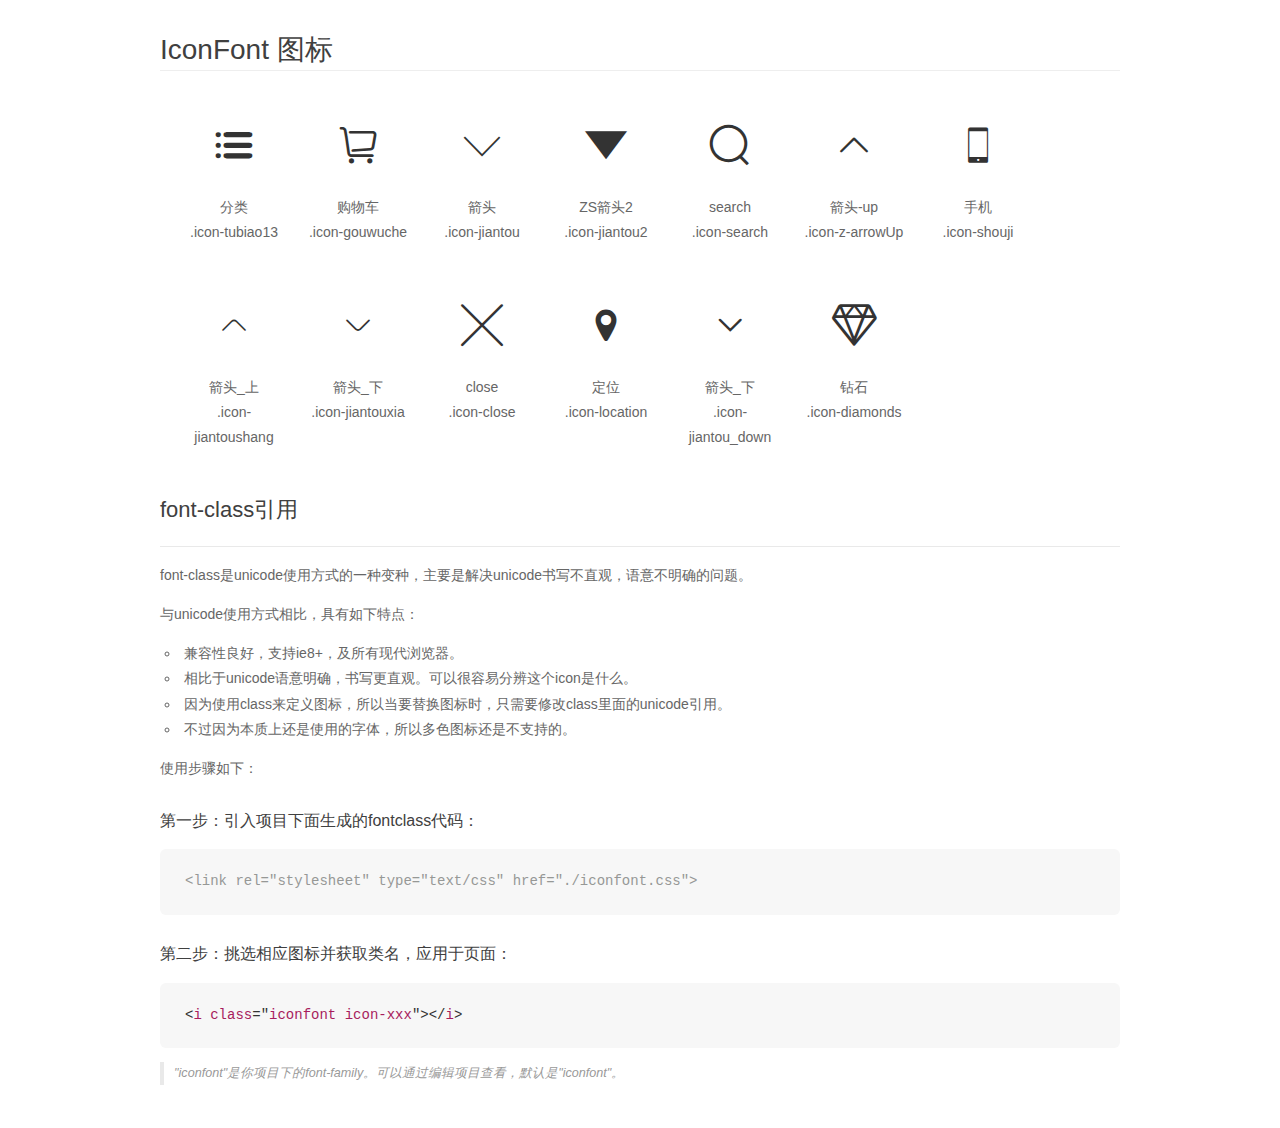
<file: iconfont/demo_fontclass.html>
<!DOCTYPE html>
<html>
<head>
    <meta charset="utf-8"/>
    <title>IconFont</title>
    <link rel="stylesheet" href="demo.css">
    <link rel="stylesheet" href="iconfont.css">
</head>
<body>
    <div class="main markdown">
        <h1>IconFont 图标</h1>
        <ul class="icon_lists clear">
            
                <li>
                <i class="icon iconfont icon-tubiao13"></i>
                    <div class="name">分类</div>
                    <div class="fontclass">.icon-tubiao13</div>
                </li>
            
                <li>
                <i class="icon iconfont icon-gouwuche"></i>
                    <div class="name">购物车</div>
                    <div class="fontclass">.icon-gouwuche</div>
                </li>
            
                <li>
                <i class="icon iconfont icon-jiantou"></i>
                    <div class="name">箭头</div>
                    <div class="fontclass">.icon-jiantou</div>
                </li>
            
                <li>
                <i class="icon iconfont icon-jiantou2"></i>
                    <div class="name">ZS箭头2</div>
                    <div class="fontclass">.icon-jiantou2</div>
                </li>
            
                <li>
                <i class="icon iconfont icon-search"></i>
                    <div class="name">search</div>
                    <div class="fontclass">.icon-search</div>
                </li>
            
                <li>
                <i class="icon iconfont icon-z-arrowUp"></i>
                    <div class="name">箭头-up</div>
                    <div class="fontclass">.icon-z-arrowUp</div>
                </li>
            
                <li>
                <i class="icon iconfont icon-shouji"></i>
                    <div class="name">手机</div>
                    <div class="fontclass">.icon-shouji</div>
                </li>
            
                <li>
                <i class="icon iconfont icon-jiantoushang"></i>
                    <div class="name">箭头_上</div>
                    <div class="fontclass">.icon-jiantoushang</div>
                </li>
            
                <li>
                <i class="icon iconfont icon-jiantouxia"></i>
                    <div class="name">箭头_下</div>
                    <div class="fontclass">.icon-jiantouxia</div>
                </li>
            
                <li>
                <i class="icon iconfont icon-close"></i>
                    <div class="name">close</div>
                    <div class="fontclass">.icon-close</div>
                </li>
            
                <li>
                <i class="icon iconfont icon-location"></i>
                    <div class="name">定位</div>
                    <div class="fontclass">.icon-location</div>
                </li>
            
                <li>
                <i class="icon iconfont icon-jiantou_down"></i>
                    <div class="name">箭头_下</div>
                    <div class="fontclass">.icon-jiantou_down</div>
                </li>
            
                <li>
                <i class="icon iconfont icon-diamonds"></i>
                    <div class="name">钻石</div>
                    <div class="fontclass">.icon-diamonds</div>
                </li>
            
        </ul>

        <h2 id="font-class-">font-class引用</h2>
        <hr>

        <p>font-class是unicode使用方式的一种变种，主要是解决unicode书写不直观，语意不明确的问题。</p>
        <p>与unicode使用方式相比，具有如下特点：</p>
        <ul>
        <li>兼容性良好，支持ie8+，及所有现代浏览器。</li>
        <li>相比于unicode语意明确，书写更直观。可以很容易分辨这个icon是什么。</li>
        <li>因为使用class来定义图标，所以当要替换图标时，只需要修改class里面的unicode引用。</li>
        <li>不过因为本质上还是使用的字体，所以多色图标还是不支持的。</li>
        </ul>
        <p>使用步骤如下：</p>
        <h3 id="-fontclass-">第一步：引入项目下面生成的fontclass代码：</h3>


        <pre><code class="lang-js hljs javascript"><span class="hljs-comment">&lt;link rel="stylesheet" type="text/css" href="./iconfont.css"&gt;</span></code></pre>
        <h3 id="-">第二步：挑选相应图标并获取类名，应用于页面：</h3>
        <pre><code class="lang-css hljs">&lt;<span class="hljs-selector-tag">i</span> <span class="hljs-selector-tag">class</span>="<span class="hljs-selector-tag">iconfont</span> <span class="hljs-selector-tag">icon-xxx</span>"&gt;&lt;/<span class="hljs-selector-tag">i</span>&gt;</code></pre>
        <blockquote>
        <p>"iconfont"是你项目下的font-family。可以通过编辑项目查看，默认是"iconfont"。</p>
        </blockquote>
    </div>
</body>
</html>
</file>
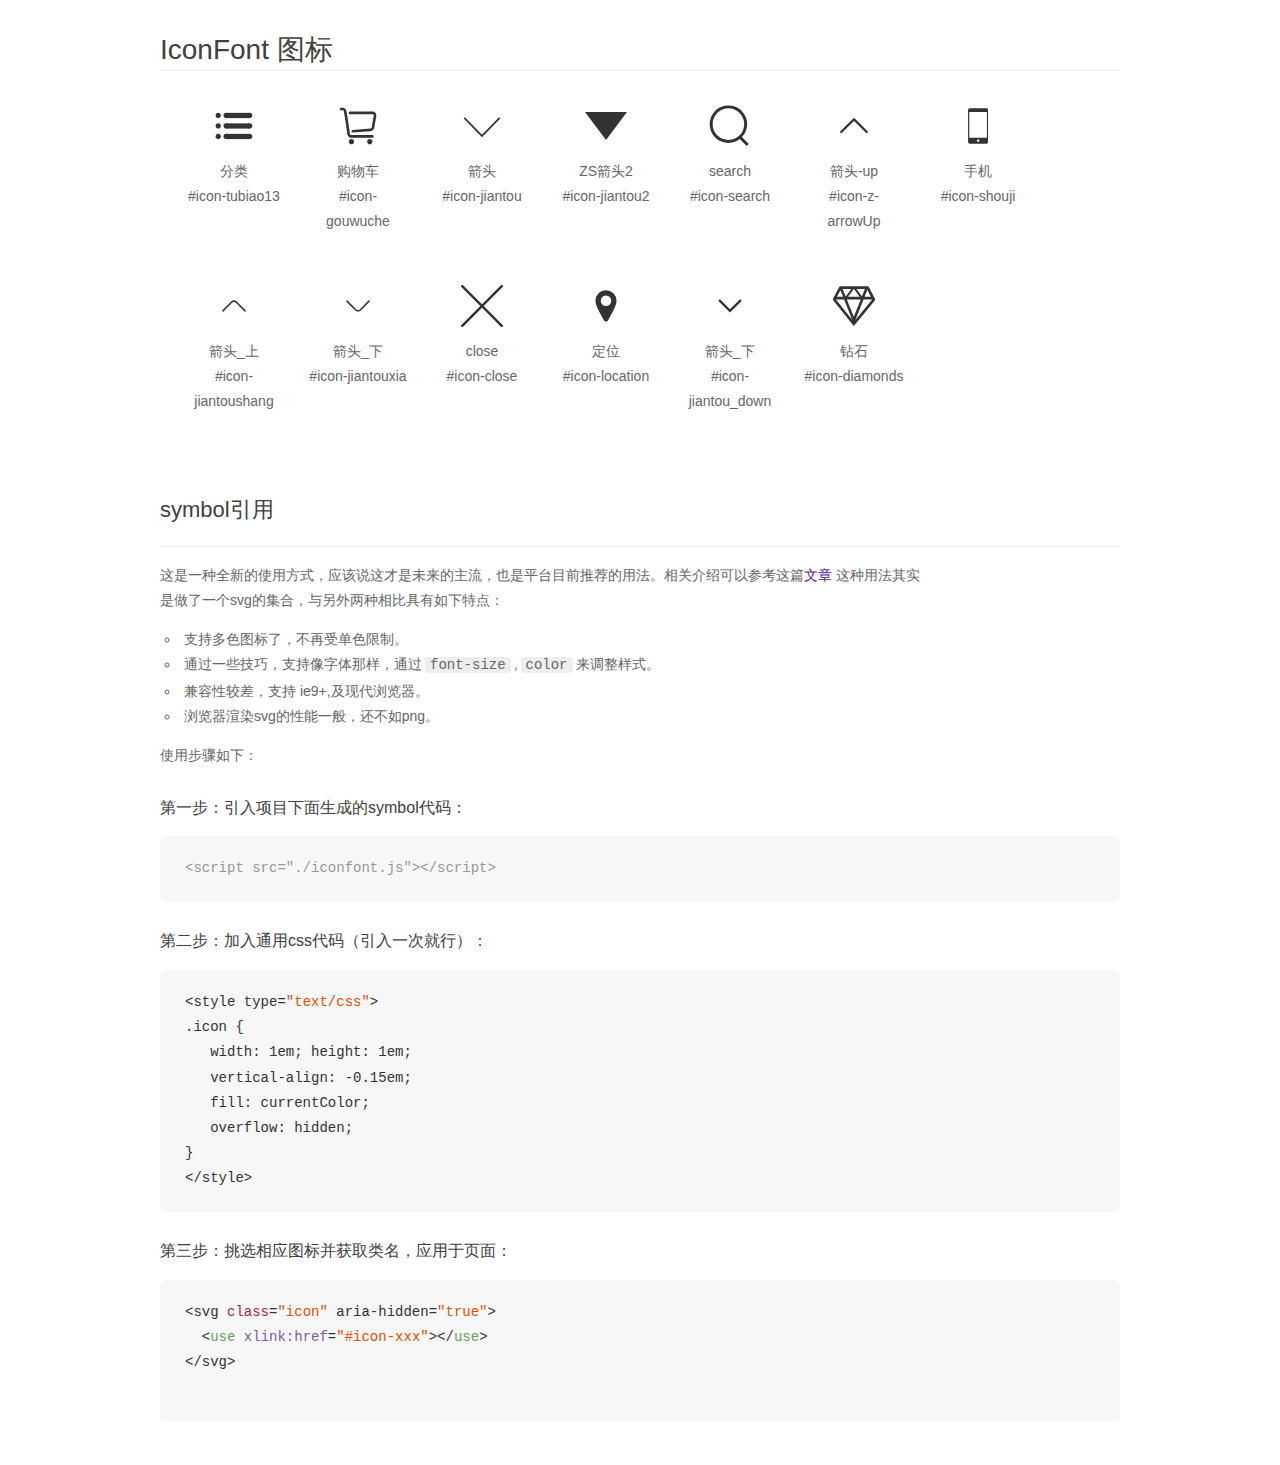
<file: iconfont/demo_symbol.html>
<!DOCTYPE html>
<html>
<head>
    <meta charset="utf-8"/>
    <title>IconFont</title>
    <link rel="stylesheet" href="demo.css">
    <script src="iconfont.js"></script>

    <style type="text/css">
        .icon {
          /* 通过设置 font-size 来改变图标大小 */
          width: 1em; height: 1em;
          /* 图标和文字相邻时，垂直对齐 */
          vertical-align: -0.15em;
          /* 通过设置 color 来改变 SVG 的颜色/fill */
          fill: currentColor;
          /* path 和 stroke 溢出 viewBox 部分在 IE 下会显示
             normalize.css 中也包含这行 */
          overflow: hidden;
        }

    </style>
</head>
<body>
    <div class="main markdown">
        <h1>IconFont 图标</h1>
        <ul class="icon_lists clear">
            
                <li>
                    <svg class="icon" aria-hidden="true">
                        <use xlink:href="#icon-tubiao13"></use>
                    </svg>
                    <div class="name">分类</div>
                    <div class="fontclass">#icon-tubiao13</div>
                </li>
            
                <li>
                    <svg class="icon" aria-hidden="true">
                        <use xlink:href="#icon-gouwuche"></use>
                    </svg>
                    <div class="name">购物车</div>
                    <div class="fontclass">#icon-gouwuche</div>
                </li>
            
                <li>
                    <svg class="icon" aria-hidden="true">
                        <use xlink:href="#icon-jiantou"></use>
                    </svg>
                    <div class="name">箭头</div>
                    <div class="fontclass">#icon-jiantou</div>
                </li>
            
                <li>
                    <svg class="icon" aria-hidden="true">
                        <use xlink:href="#icon-jiantou2"></use>
                    </svg>
                    <div class="name">ZS箭头2</div>
                    <div class="fontclass">#icon-jiantou2</div>
                </li>
            
                <li>
                    <svg class="icon" aria-hidden="true">
                        <use xlink:href="#icon-search"></use>
                    </svg>
                    <div class="name">search</div>
                    <div class="fontclass">#icon-search</div>
                </li>
            
                <li>
                    <svg class="icon" aria-hidden="true">
                        <use xlink:href="#icon-z-arrowUp"></use>
                    </svg>
                    <div class="name">箭头-up</div>
                    <div class="fontclass">#icon-z-arrowUp</div>
                </li>
            
                <li>
                    <svg class="icon" aria-hidden="true">
                        <use xlink:href="#icon-shouji"></use>
                    </svg>
                    <div class="name">手机</div>
                    <div class="fontclass">#icon-shouji</div>
                </li>
            
                <li>
                    <svg class="icon" aria-hidden="true">
                        <use xlink:href="#icon-jiantoushang"></use>
                    </svg>
                    <div class="name">箭头_上</div>
                    <div class="fontclass">#icon-jiantoushang</div>
                </li>
            
                <li>
                    <svg class="icon" aria-hidden="true">
                        <use xlink:href="#icon-jiantouxia"></use>
                    </svg>
                    <div class="name">箭头_下</div>
                    <div class="fontclass">#icon-jiantouxia</div>
                </li>
            
                <li>
                    <svg class="icon" aria-hidden="true">
                        <use xlink:href="#icon-close"></use>
                    </svg>
                    <div class="name">close</div>
                    <div class="fontclass">#icon-close</div>
                </li>
            
                <li>
                    <svg class="icon" aria-hidden="true">
                        <use xlink:href="#icon-location"></use>
                    </svg>
                    <div class="name">定位</div>
                    <div class="fontclass">#icon-location</div>
                </li>
            
                <li>
                    <svg class="icon" aria-hidden="true">
                        <use xlink:href="#icon-jiantou_down"></use>
                    </svg>
                    <div class="name">箭头_下</div>
                    <div class="fontclass">#icon-jiantou_down</div>
                </li>
            
                <li>
                    <svg class="icon" aria-hidden="true">
                        <use xlink:href="#icon-diamonds"></use>
                    </svg>
                    <div class="name">钻石</div>
                    <div class="fontclass">#icon-diamonds</div>
                </li>
            
        </ul>


        <h2 id="symbol-">symbol引用</h2>
        <hr>

        <p>这是一种全新的使用方式，应该说这才是未来的主流，也是平台目前推荐的用法。相关介绍可以参考这篇<a href="">文章</a>
        这种用法其实是做了一个svg的集合，与另外两种相比具有如下特点：</p>
        <ul>
          <li>支持多色图标了，不再受单色限制。</li>
          <li>通过一些技巧，支持像字体那样，通过<code>font-size</code>,<code>color</code>来调整样式。</li>
          <li>兼容性较差，支持 ie9+,及现代浏览器。</li>
          <li>浏览器渲染svg的性能一般，还不如png。</li>
        </ul>
        <p>使用步骤如下：</p>
        <h3 id="-symbol-">第一步：引入项目下面生成的symbol代码：</h3>
        <pre><code class="lang-js hljs javascript"><span class="hljs-comment">&lt;script src="./iconfont.js"&gt;&lt;/script&gt;</span></code></pre>
        <h3 id="-css-">第二步：加入通用css代码（引入一次就行）：</h3>
        <pre><code class="lang-js hljs javascript">&lt;style type=<span class="hljs-string">"text/css"</span>&gt;
.icon {
   width: <span class="hljs-number">1</span>em; height: <span class="hljs-number">1</span>em;
   vertical-align: <span class="hljs-number">-0.15</span>em;
   fill: currentColor;
   overflow: hidden;
}
&lt;<span class="hljs-regexp">/style&gt;</span></code></pre>
        <h3 id="-">第三步：挑选相应图标并获取类名，应用于页面：</h3>
        <pre><code class="lang-js hljs javascript">&lt;svg <span class="hljs-class"><span class="hljs-keyword">class</span></span>=<span class="hljs-string">"icon"</span> aria-hidden=<span class="hljs-string">"true"</span>&gt;<span class="xml"><span class="hljs-tag">
  &lt;<span class="hljs-name">use</span> <span class="hljs-attr">xlink:href</span>=<span class="hljs-string">"#icon-xxx"</span>&gt;</span><span class="hljs-tag">&lt;/<span class="hljs-name">use</span>&gt;</span>
</span>&lt;<span class="hljs-regexp">/svg&gt;
        </span></code></pre>
    </div>
</body>
</html>
</file>
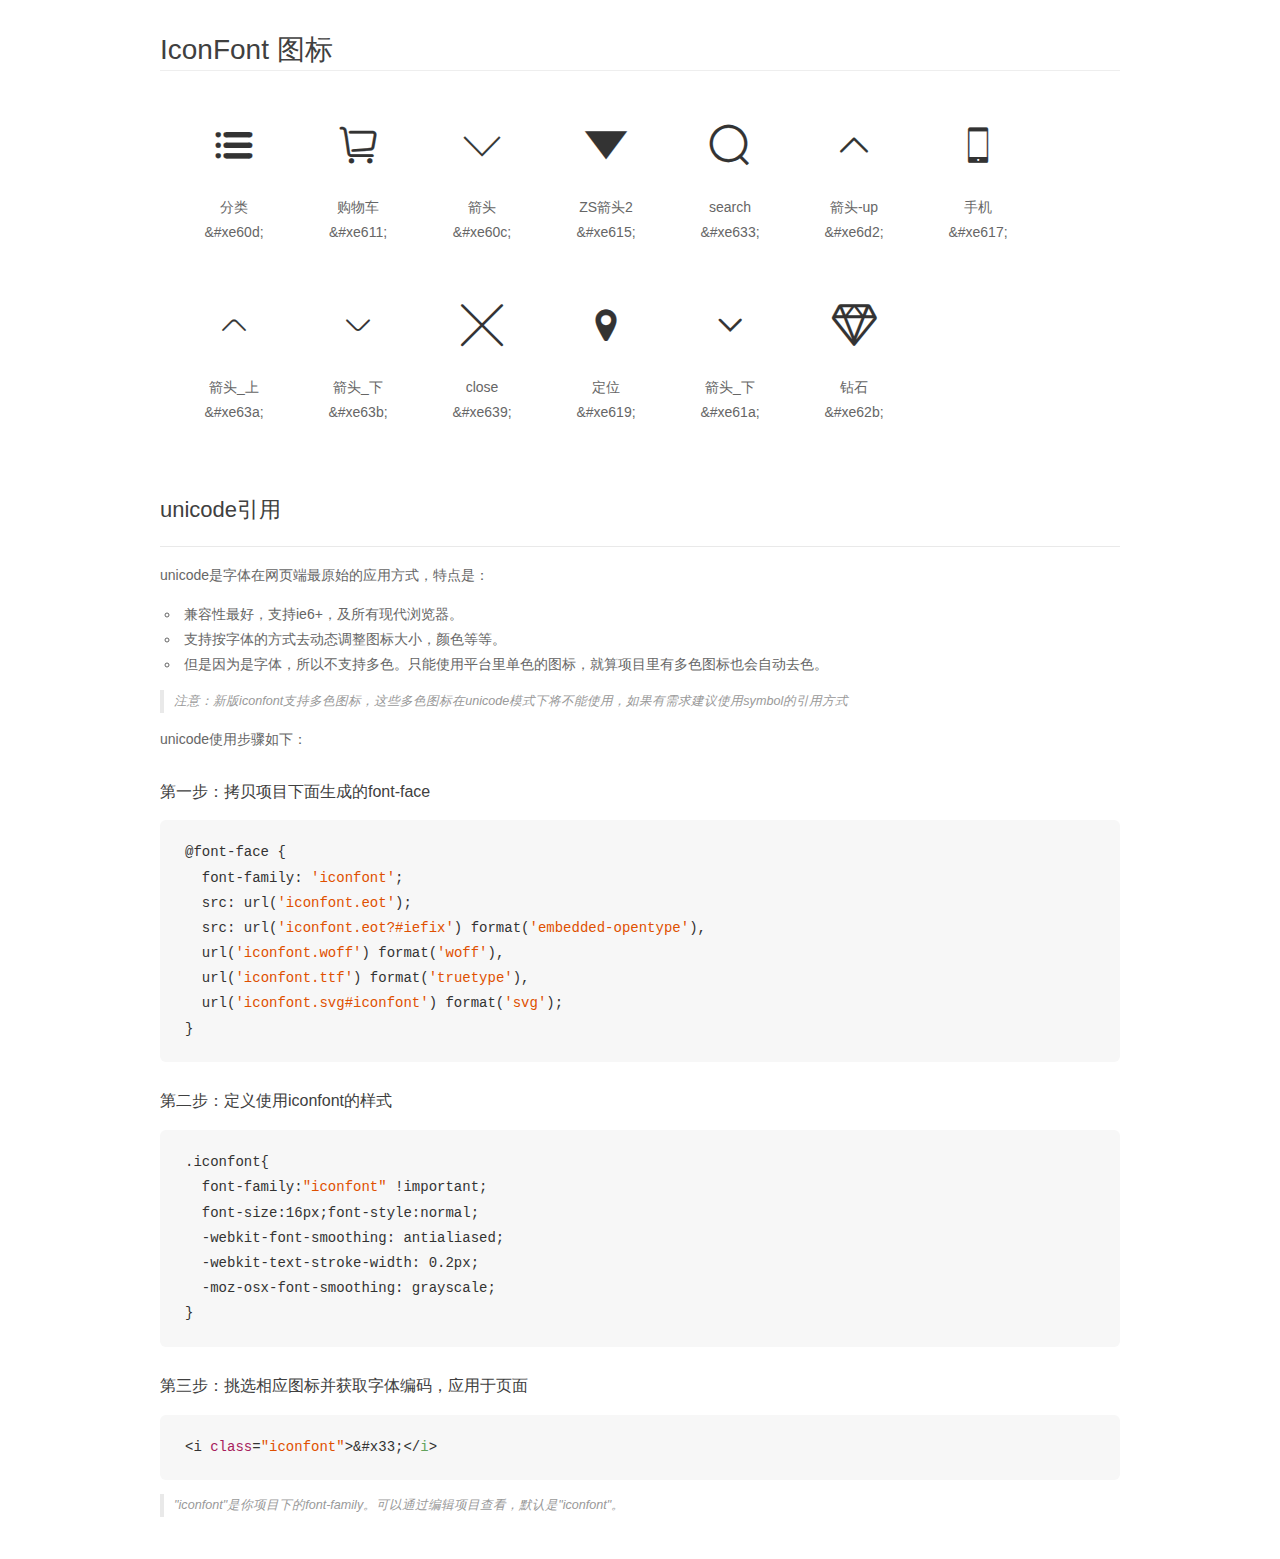
<file: iconfont/demo_unicode.html>
<!DOCTYPE html>
<html>
<head>
    <meta charset="utf-8"/>
    <title>IconFont</title>
    <link rel="stylesheet" href="demo.css">

    <style type="text/css">

        @font-face {font-family: "iconfont";
          src: url('iconfont.eot'); /* IE9*/
          src: url('iconfont.eot#iefix') format('embedded-opentype'), /* IE6-IE8 */
          url('iconfont.woff') format('woff'), /* chrome, firefox */
          url('iconfont.ttf') format('truetype'), /* chrome, firefox, opera, Safari, Android, iOS 4.2+*/
          url('iconfont.svg#iconfont') format('svg'); /* iOS 4.1- */
        }

        .iconfont {
          font-family:"iconfont" !important;
          font-size:16px;
          font-style:normal;
          -webkit-font-smoothing: antialiased;
          -webkit-text-stroke-width: 0.2px;
          -moz-osx-font-smoothing: grayscale;
        }

    </style>
</head>
<body>
    <div class="main markdown">
        <h1>IconFont 图标</h1>
        <ul class="icon_lists clear">
            
                <li>
                <i class="icon iconfont">&#xe60d;</i>
                    <div class="name">分类</div>
                    <div class="code">&amp;#xe60d;</div>
                </li>
            
                <li>
                <i class="icon iconfont">&#xe611;</i>
                    <div class="name">购物车</div>
                    <div class="code">&amp;#xe611;</div>
                </li>
            
                <li>
                <i class="icon iconfont">&#xe60c;</i>
                    <div class="name">箭头</div>
                    <div class="code">&amp;#xe60c;</div>
                </li>
            
                <li>
                <i class="icon iconfont">&#xe615;</i>
                    <div class="name">ZS箭头2</div>
                    <div class="code">&amp;#xe615;</div>
                </li>
            
                <li>
                <i class="icon iconfont">&#xe633;</i>
                    <div class="name">search</div>
                    <div class="code">&amp;#xe633;</div>
                </li>
            
                <li>
                <i class="icon iconfont">&#xe6d2;</i>
                    <div class="name">箭头-up</div>
                    <div class="code">&amp;#xe6d2;</div>
                </li>
            
                <li>
                <i class="icon iconfont">&#xe617;</i>
                    <div class="name">手机</div>
                    <div class="code">&amp;#xe617;</div>
                </li>
            
                <li>
                <i class="icon iconfont">&#xe63a;</i>
                    <div class="name">箭头_上</div>
                    <div class="code">&amp;#xe63a;</div>
                </li>
            
                <li>
                <i class="icon iconfont">&#xe63b;</i>
                    <div class="name">箭头_下</div>
                    <div class="code">&amp;#xe63b;</div>
                </li>
            
                <li>
                <i class="icon iconfont">&#xe639;</i>
                    <div class="name">close</div>
                    <div class="code">&amp;#xe639;</div>
                </li>
            
                <li>
                <i class="icon iconfont">&#xe619;</i>
                    <div class="name">定位</div>
                    <div class="code">&amp;#xe619;</div>
                </li>
            
                <li>
                <i class="icon iconfont">&#xe61a;</i>
                    <div class="name">箭头_下</div>
                    <div class="code">&amp;#xe61a;</div>
                </li>
            
                <li>
                <i class="icon iconfont">&#xe62b;</i>
                    <div class="name">钻石</div>
                    <div class="code">&amp;#xe62b;</div>
                </li>
            
        </ul>
        <h2 id="unicode-">unicode引用</h2>
        <hr>

        <p>unicode是字体在网页端最原始的应用方式，特点是：</p>
        <ul>
        <li>兼容性最好，支持ie6+，及所有现代浏览器。</li>
        <li>支持按字体的方式去动态调整图标大小，颜色等等。</li>
        <li>但是因为是字体，所以不支持多色。只能使用平台里单色的图标，就算项目里有多色图标也会自动去色。</li>
        </ul>
        <blockquote>
        <p>注意：新版iconfont支持多色图标，这些多色图标在unicode模式下将不能使用，如果有需求建议使用symbol的引用方式</p>
        </blockquote>
        <p>unicode使用步骤如下：</p>
        <h3 id="-font-face">第一步：拷贝项目下面生成的font-face</h3>
        <pre><code class="lang-js hljs javascript">@font-face {
  font-family: <span class="hljs-string">'iconfont'</span>;
  src: url(<span class="hljs-string">'iconfont.eot'</span>);
  src: url(<span class="hljs-string">'iconfont.eot?#iefix'</span>) format(<span class="hljs-string">'embedded-opentype'</span>),
  url(<span class="hljs-string">'iconfont.woff'</span>) format(<span class="hljs-string">'woff'</span>),
  url(<span class="hljs-string">'iconfont.ttf'</span>) format(<span class="hljs-string">'truetype'</span>),
  url(<span class="hljs-string">'iconfont.svg#iconfont'</span>) format(<span class="hljs-string">'svg'</span>);
}
</code></pre>
        <h3 id="-iconfont-">第二步：定义使用iconfont的样式</h3>
        <pre><code class="lang-js hljs javascript">.iconfont{
  font-family:<span class="hljs-string">"iconfont"</span> !important;
  font-size:<span class="hljs-number">16</span>px;font-style:normal;
  -webkit-font-smoothing: antialiased;
  -webkit-text-stroke-width: <span class="hljs-number">0.2</span>px;
  -moz-osx-font-smoothing: grayscale;
}
</code></pre>
        <h3 id="-">第三步：挑选相应图标并获取字体编码，应用于页面</h3>
        <pre><code class="lang-js hljs javascript">&lt;i <span class="hljs-class"><span class="hljs-keyword">class</span></span>=<span class="hljs-string">"iconfont"</span>&gt;&amp;#x33;<span class="xml"><span class="hljs-tag">&lt;/<span class="hljs-name">i</span>&gt;</span></span></code></pre>

        <blockquote>
        <p>"iconfont"是你项目下的font-family。可以通过编辑项目查看，默认是"iconfont"。</p>
        </blockquote>
    </div>


</body>
</html>
</file>
<file: iconfont/iconfont.css>
@font-face {font-family: "iconfont";
  src: url('iconfont.eot?t=1525147803941'); /* IE9*/
  src: url('iconfont.eot?t=1525147803941#iefix') format('embedded-opentype'), /* IE6-IE8 */
  url('[data-uri]') format('woff'),
  url('iconfont.ttf?t=1525147803941') format('truetype'), /* chrome, firefox, opera, Safari, Android, iOS 4.2+*/
  url('iconfont.svg?t=1525147803941#iconfont') format('svg'); /* iOS 4.1- */
}

.iconfont {
  font-family:"iconfont" !important;
  font-size:16px;
  font-style:normal;
  -webkit-font-smoothing: antialiased;
  -moz-osx-font-smoothing: grayscale;
}

.icon-tubiao13:before { content: "\e60d"; }

.icon-gouwuche:before { content: "\e611"; }

.icon-jiantou:before { content: "\e60c"; }

.icon-jiantou2:before { content: "\e615"; }

.icon-search:before { content: "\e633"; }

.icon-z-arrowUp:before { content: "\e6d2"; }

.icon-shouji:before { content: "\e617"; }

.icon-jiantoushang:before { content: "\e63a"; }

.icon-jiantouxia:before { content: "\e63b"; }

.icon-close:before { content: "\e639"; }

.icon-location:before { content: "\e619"; }

.icon-jiantou_down:before { content: "\e61a"; }

.icon-diamonds:before { content: "\e62b"; }
</file>
<file: iconfont/demo.css>
*{margin: 0;padding: 0;list-style: none;}
/*
KISSY CSS Reset
理念：1. reset 的目的不是清除浏览器的默认样式，这仅是部分工作。清除和重置是紧密不可分的。
2. reset 的目的不是让默认样式在所有浏览器下一致，而是减少默认样式有可能带来的问题。
3. reset 期望提供一套普适通用的基础样式。但没有银弹，推荐根据具体需求，裁剪和修改后再使用。
特色：1. 适应中文；2. 基于最新主流浏览器。
维护：玉伯<lifesinger@gmail.com>, 正淳<ragecarrier@gmail.com>
 */

/** 清除内外边距 **/
body, h1, h2, h3, h4, h5, h6, hr, p, blockquote, /* structural elements 结构元素 */
dl, dt, dd, ul, ol, li, /* list elements 列表元素 */
pre, /* text formatting elements 文本格式元素 */
form, fieldset, legend, button, input, textarea, /* form elements 表单元素 */
th, td /* table elements 表格元素 */ {
  margin: 0;
  padding: 0;
}

/** 设置默认字体 **/
body,
button, input, select, textarea /* for ie */ {
  font: 12px/1.5 tahoma, arial, \5b8b\4f53, sans-serif;
}
h1, h2, h3, h4, h5, h6 { font-size: 100%; }
address, cite, dfn, em, var { font-style: normal; } /* 将斜体扶正 */
code, kbd, pre, samp { font-family: courier new, courier, monospace; } /* 统一等宽字体 */
small { font-size: 12px; } /* 小于 12px 的中文很难阅读，让 small 正常化 */

/** 重置列表元素 **/
ul, ol { list-style: none; }

/** 重置文本格式元素 **/
a { text-decoration: none; }
a:hover { text-decoration: underline; }


/** 重置表单元素 **/
legend { color: #000; } /* for ie6 */
fieldset, img { border: 0; } /* img 搭车：让链接里的 img 无边框 */
button, input, select, textarea { font-size: 100%; } /* 使得表单元素在 ie 下能继承字体大小 */
/* 注：optgroup 无法扶正 */

/** 重置表格元素 **/
table { border-collapse: collapse; border-spacing: 0; }

/* 清除浮动 */
.ks-clear:after, .clear:after {
  content: '\20';
  display: block;
  height: 0;
  clear: both;
}
.ks-clear, .clear {
  *zoom: 1;
}

.main {
  padding: 30px 100px;
width: 960px;
margin: 0 auto;
}
.main h1{font-size:36px; color:#333; text-align:left;margin-bottom:30px; border-bottom: 1px solid #eee;}

.helps{margin-top:40px;}
.helps pre{
  padding:20px;
  margin:10px 0;
  border:solid 1px #e7e1cd;
  background-color: #fffdef;
  overflow: auto;
}

.icon_lists{
  width: 100% !important;

}

.icon_lists li{
  float:left;
  width: 100px;
  height:180px;
  text-align: center;
  list-style: none !important;
}
.icon_lists .icon{
  font-size: 42px;
  line-height: 100px;
  margin: 10px 0;
  color:#333;
  -webkit-transition: font-size 0.25s ease-out 0s;
  -moz-transition: font-size 0.25s ease-out 0s;
  transition: font-size 0.25s ease-out 0s;

}
.icon_lists .icon:hover{
  font-size: 100px;
}



.markdown {
  color: #666;
  font-size: 14px;
  line-height: 1.8;
}

.highlight {
  line-height: 1.5;
}

.markdown img {
  vertical-align: middle;
  max-width: 100%;
}

.markdown h1 {
  color: #404040;
  font-weight: 500;
  line-height: 40px;
  margin-bottom: 24px;
}

.markdown h2,
.markdown h3,
.markdown h4,
.markdown h5,
.markdown h6 {
  color: #404040;
  margin: 1.6em 0 0.6em 0;
  font-weight: 500;
  clear: both;
}

.markdown h1 {
  font-size: 28px;
}

.markdown h2 {
  font-size: 22px;
}

.markdown h3 {
  font-size: 16px;
}

.markdown h4 {
  font-size: 14px;
}

.markdown h5 {
  font-size: 12px;
}

.markdown h6 {
  font-size: 12px;
}

.markdown hr {
  height: 1px;
  border: 0;
  background: #e9e9e9;
  margin: 16px 0;
  clear: both;
}

.markdown p,
.markdown pre {
  margin: 1em 0;
}

.markdown > p,
.markdown > blockquote,
.markdown > .highlight,
.markdown > ol,
.markdown > ul {
  width: 80%;
}

.markdown ul > li {
  list-style: circle;
}

.markdown > ul li,
.markdown blockquote ul > li {
  margin-left: 20px;
  padding-left: 4px;
}

.markdown > ul li p,
.markdown > ol li p {
  margin: 0.6em 0;
}

.markdown ol > li {
  list-style: decimal;
}

.markdown > ol li,
.markdown blockquote ol > li {
  margin-left: 20px;
  padding-left: 4px;
}

.markdown code {
  margin: 0 3px;
  padding: 0 5px;
  background: #eee;
  border-radius: 3px;
}

.markdown pre {
  border-radius: 6px;
  background: #f7f7f7;
  padding: 20px;
}

.markdown pre code {
  border: none;
  background: #f7f7f7;
  margin: 0;
}

.markdown strong,
.markdown b {
  font-weight: 600;
}

.markdown > table {
  border-collapse: collapse;
  border-spacing: 0px;
  empty-cells: show;
  border: 1px solid #e9e9e9;
  width: 95%;
  margin-bottom: 24px;
}

.markdown > table th {
  white-space: nowrap;
  color: #333;
  font-weight: 600;

}

.markdown > table th,
.markdown > table td {
  border: 1px solid #e9e9e9;
  padding: 8px 16px;
  text-align: left;
}

.markdown > table th {
  background: #F7F7F7;
}

.markdown blockquote {
  font-size: 90%;
  color: #999;
  border-left: 4px solid #e9e9e9;
  padding-left: 0.8em;
  margin: 1em 0;
  font-style: italic;
}

.markdown blockquote p {
  margin: 0;
}

.markdown .anchor {
  opacity: 0;
  transition: opacity 0.3s ease;
  margin-left: 8px;
}

.markdown .waiting {
  color: #ccc;
}

.markdown h1:hover .anchor,
.markdown h2:hover .anchor,
.markdown h3:hover .anchor,
.markdown h4:hover .anchor,
.markdown h5:hover .anchor,
.markdown h6:hover .anchor {
  opacity: 1;
  display: inline-block;
}

.markdown > br,
.markdown > p > br {
  clear: both;
}


.hljs {
  display: block;
  background: white;
  padding: 0.5em;
  color: #333333;
  overflow-x: auto;
}

.hljs-comment,
.hljs-meta {
  color: #969896;
}

.hljs-string,
.hljs-variable,
.hljs-template-variable,
.hljs-strong,
.hljs-emphasis,
.hljs-quote {
  color: #df5000;
}

.hljs-keyword,
.hljs-selector-tag,
.hljs-type {
  color: #a71d5d;
}

.hljs-literal,
.hljs-symbol,
.hljs-bullet,
.hljs-attribute {
  color: #0086b3;
}

.hljs-section,
.hljs-name {
  color: #63a35c;
}

.hljs-tag {
  color: #333333;
}

.hljs-title,
.hljs-attr,
.hljs-selector-id,
.hljs-selector-class,
.hljs-selector-attr,
.hljs-selector-pseudo {
  color: #795da3;
}

.hljs-addition {
  color: #55a532;
  background-color: #eaffea;
}

.hljs-deletion {
  color: #bd2c00;
  background-color: #ffecec;
}

.hljs-link {
  text-decoration: underline;
}

pre{
  background: #fff;
}
</file>
